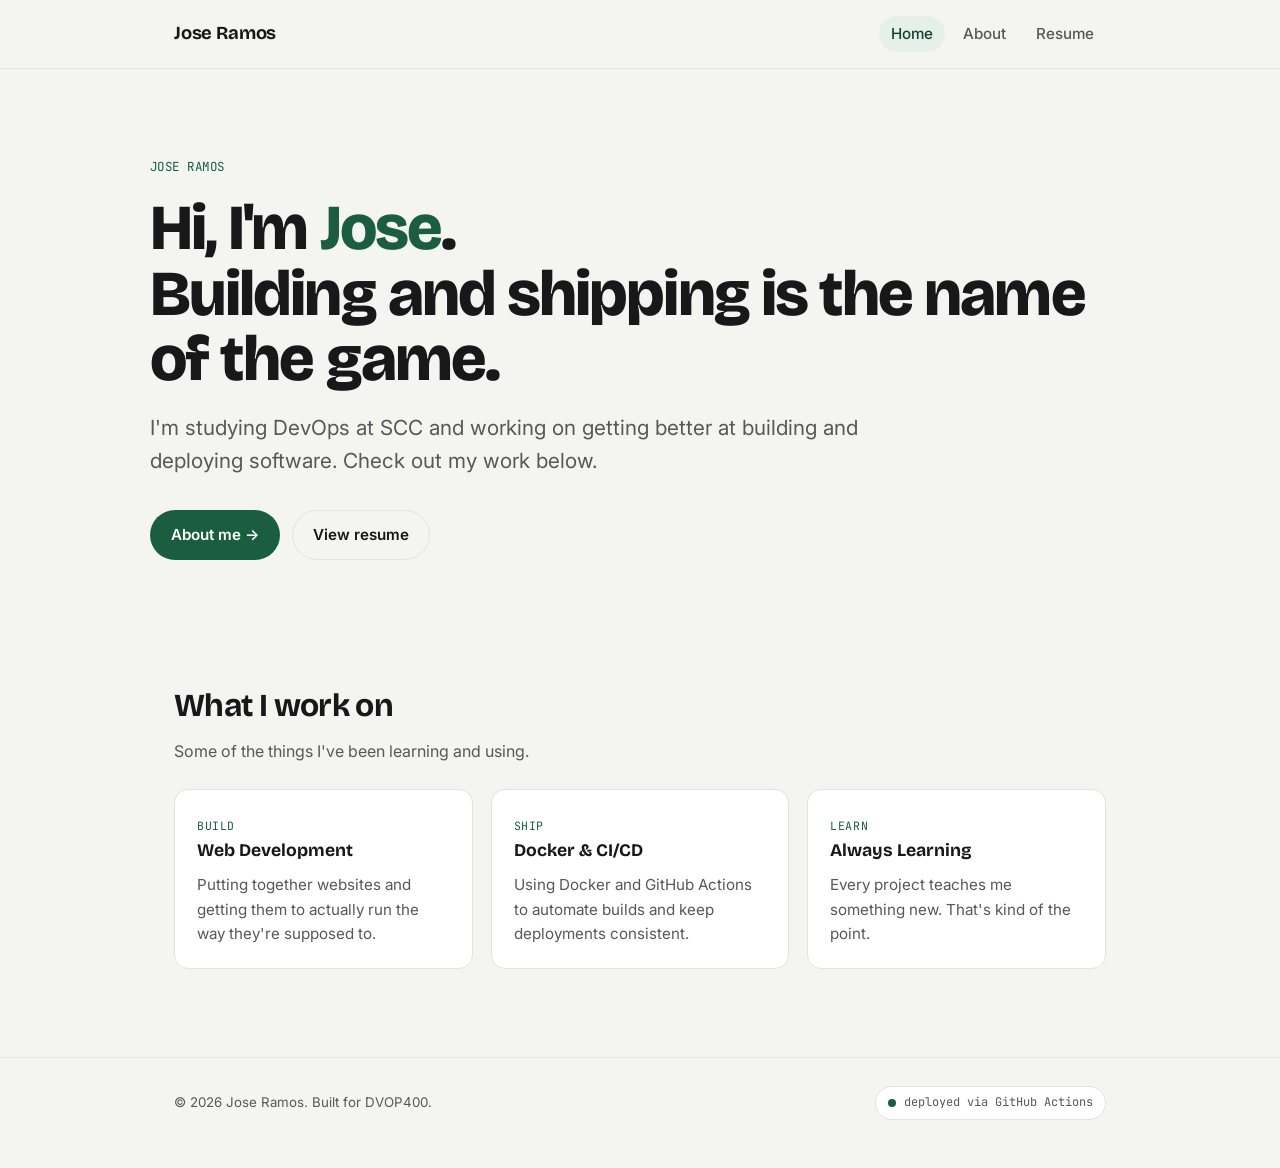
<file: index.html>
<!DOCTYPE html>
<html lang="en">
<head>
  <meta charset="UTF-8" />
  <meta name="viewport" content="width=device-width, initial-scale=1.0" />
  <title>Home — Jose Ramos</title>
  <meta name="description" content="Personal website of Jose Ramos." />
  <link rel="preconnect" href="https://fonts.googleapis.com" />
  <link rel="preconnect" href="https://fonts.gstatic.com" crossorigin />
  <link href="https://fonts.googleapis.com/css2?family=Bricolage+Grotesque:opsz,wght@12..96,600;12..96,700;12..96,800&family=Inter:wght@400;500;600&family=JetBrains+Mono:wght@400;500&display=swap" rel="stylesheet" />
  <link rel="stylesheet" href="css/styles.css" />
</head>
<body>
  <nav class="nav">
    <div class="nav-inner">
      <a class="brand" href="index.html">Jose&nbsp;Ramos</a>
      <div class="nav-links">
        <a href="index.html" class="active">Home</a>
        <a href="about.html">About</a>
        <a href="resume.html">Resume</a>
      </div>
    </div>
  </nav>

  <header class="hero wrap">
    <p class="eyebrow reveal">Jose Ramos</p>
    <h1 class="reveal d1">Hi, I'm <span class="accent">Jose</span>.<br />Building and shipping is the name of the game.</h1>
    <p class="lead reveal d2">
      I'm studying DevOps at SCC and working on getting better at building
      and deploying software. Check out my work below.
    </p>
    <div class="actions reveal d3">
      <a class="btn btn-primary" href="about.html">About me &rarr;</a>
      <a class="btn btn-ghost" href="resume.html">View resume</a>
    </div>
  </header>

  <main class="wrap">
    <section>
      <h2 class="section-title">What I work on</h2>
      <p class="section-sub">Some of the things I've been learning and using.</p>
      <div class="grid">
        <div class="card">
          <span class="tag">build</span>
          <h3>Web Development</h3>
          <p>Putting together websites and getting them to actually run the way they're supposed to.</p>
        </div>
        <div class="card">
          <span class="tag">ship</span>
          <h3>Docker &amp; CI/CD</h3>
          <p>Using Docker and GitHub Actions to automate builds and keep deployments consistent.</p>
        </div>
        <div class="card">
          <span class="tag">learn</span>
          <h3>Always Learning</h3>
          <p>Every project teaches me something new. That's kind of the point.</p>
        </div>
      </div>
    </section>
  </main>

  <footer class="footer">
    <div class="footer-inner">
      <small>&copy; 2026 Jose Ramos. Built for DVOP400.</small>
      <span class="deploy-badge"><span class="dot"></span> deployed via GitHub Actions</span>
    </div>
  </footer>
</body>
</html>
</file>
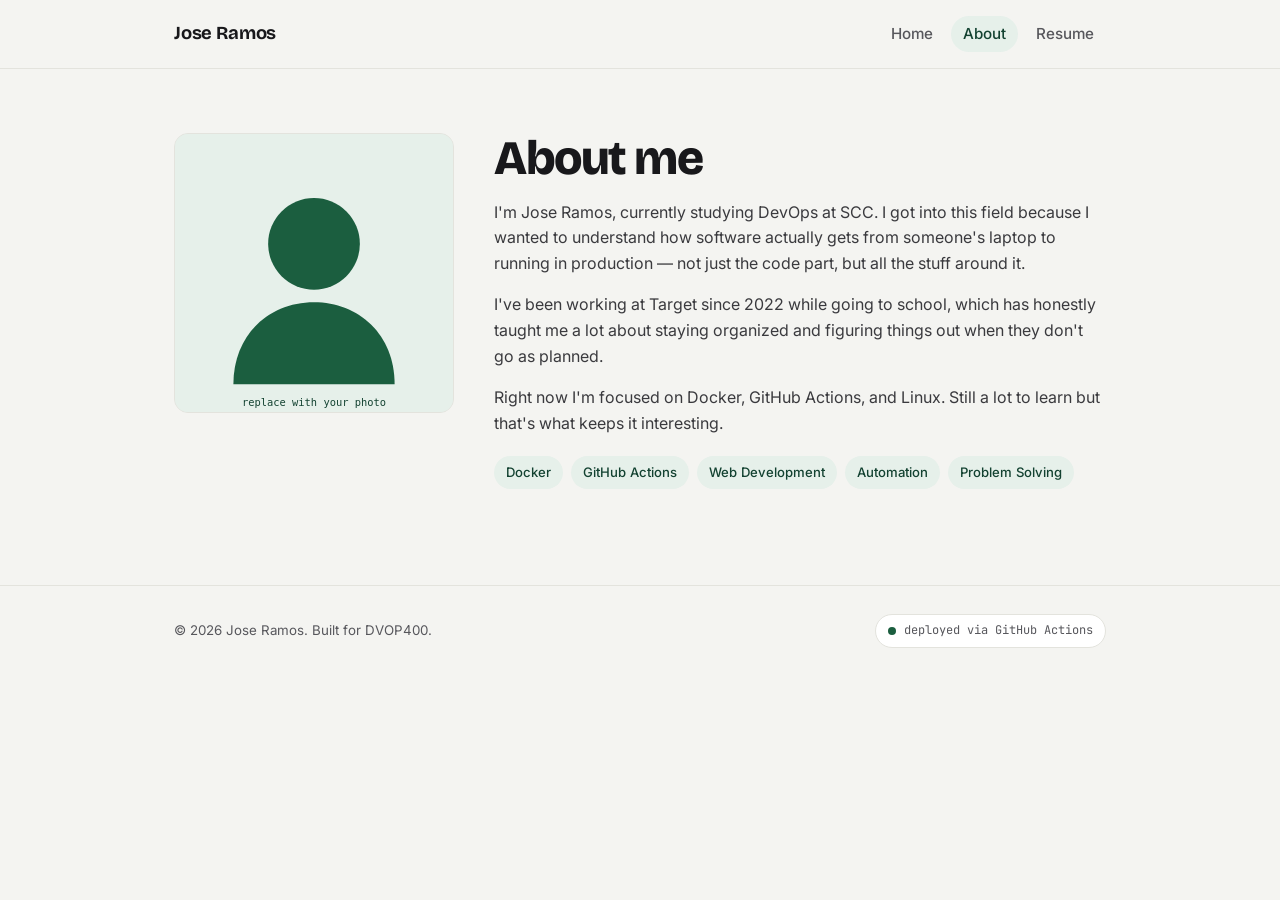
<file: about.html>
<!DOCTYPE html>
<html lang="en">
<head>
  <meta charset="UTF-8" />
  <meta name="viewport" content="width=device-width, initial-scale=1.0" />
  <title>About — Jose Ramos</title>
  <meta name="description" content="About Jose Ramos." />
  <link rel="preconnect" href="https://fonts.googleapis.com" />
  <link rel="preconnect" href="https://fonts.gstatic.com" crossorigin />
  <link href="https://fonts.googleapis.com/css2?family=Bricolage+Grotesque:opsz,wght@12..96,600;12..96,700;12..96,800&family=Inter:wght@400;500;600&family=JetBrains+Mono:wght@400;500&display=swap" rel="stylesheet" />
  <link rel="stylesheet" href="css/styles.css" />
</head>
<body>
  <nav class="nav">
    <div class="nav-inner">
      <a class="brand" href="index.html">Jose&nbsp;Ramos</a>
      <div class="nav-links">
        <a href="index.html">Home</a>
        <a href="about.html" class="active">About</a>
        <a href="resume.html">Resume</a>
      </div>
    </div>
  </nav>

  <main class="wrap">
    <section class="about">
      <img class="portrait reveal" src="images/profile.svg" alt="Photo of Jose Ramos" />

      <div class="about-body">
        <h1 class="reveal d1">About me</h1>
        <p class="reveal d2">
          I'm Jose Ramos, currently studying DevOps at SCC. I got into this
          field because I wanted to understand how software actually gets from
          someone's laptop to running in production — not just the code part,
          but all the stuff around it.
        </p>
        <p class="reveal d2">
          I've been working at Target since 2022 while going to school, which
          has honestly taught me a lot about staying organized and figuring
          things out when they don't go as planned.
        </p>
        <p class="reveal d2">
          Right now I'm focused on Docker, GitHub Actions, and Linux. Still a
          lot to learn but that's what keeps it interesting.
        </p>

        <div class="chips reveal d3">
          <span class="chip">Docker</span>
          <span class="chip">GitHub Actions</span>
          <span class="chip">Web Development</span>
          <span class="chip">Automation</span>
          <span class="chip">Problem Solving</span>
        </div>
      </div>
    </section>
  </main>

  <footer class="footer">
    <div class="footer-inner">
      <small>&copy; 2026 Jose Ramos. Built for DVOP400.</small>
      <span class="deploy-badge"><span class="dot"></span> deployed via GitHub Actions</span>
    </div>
  </footer>
</body>
</html>
</file>
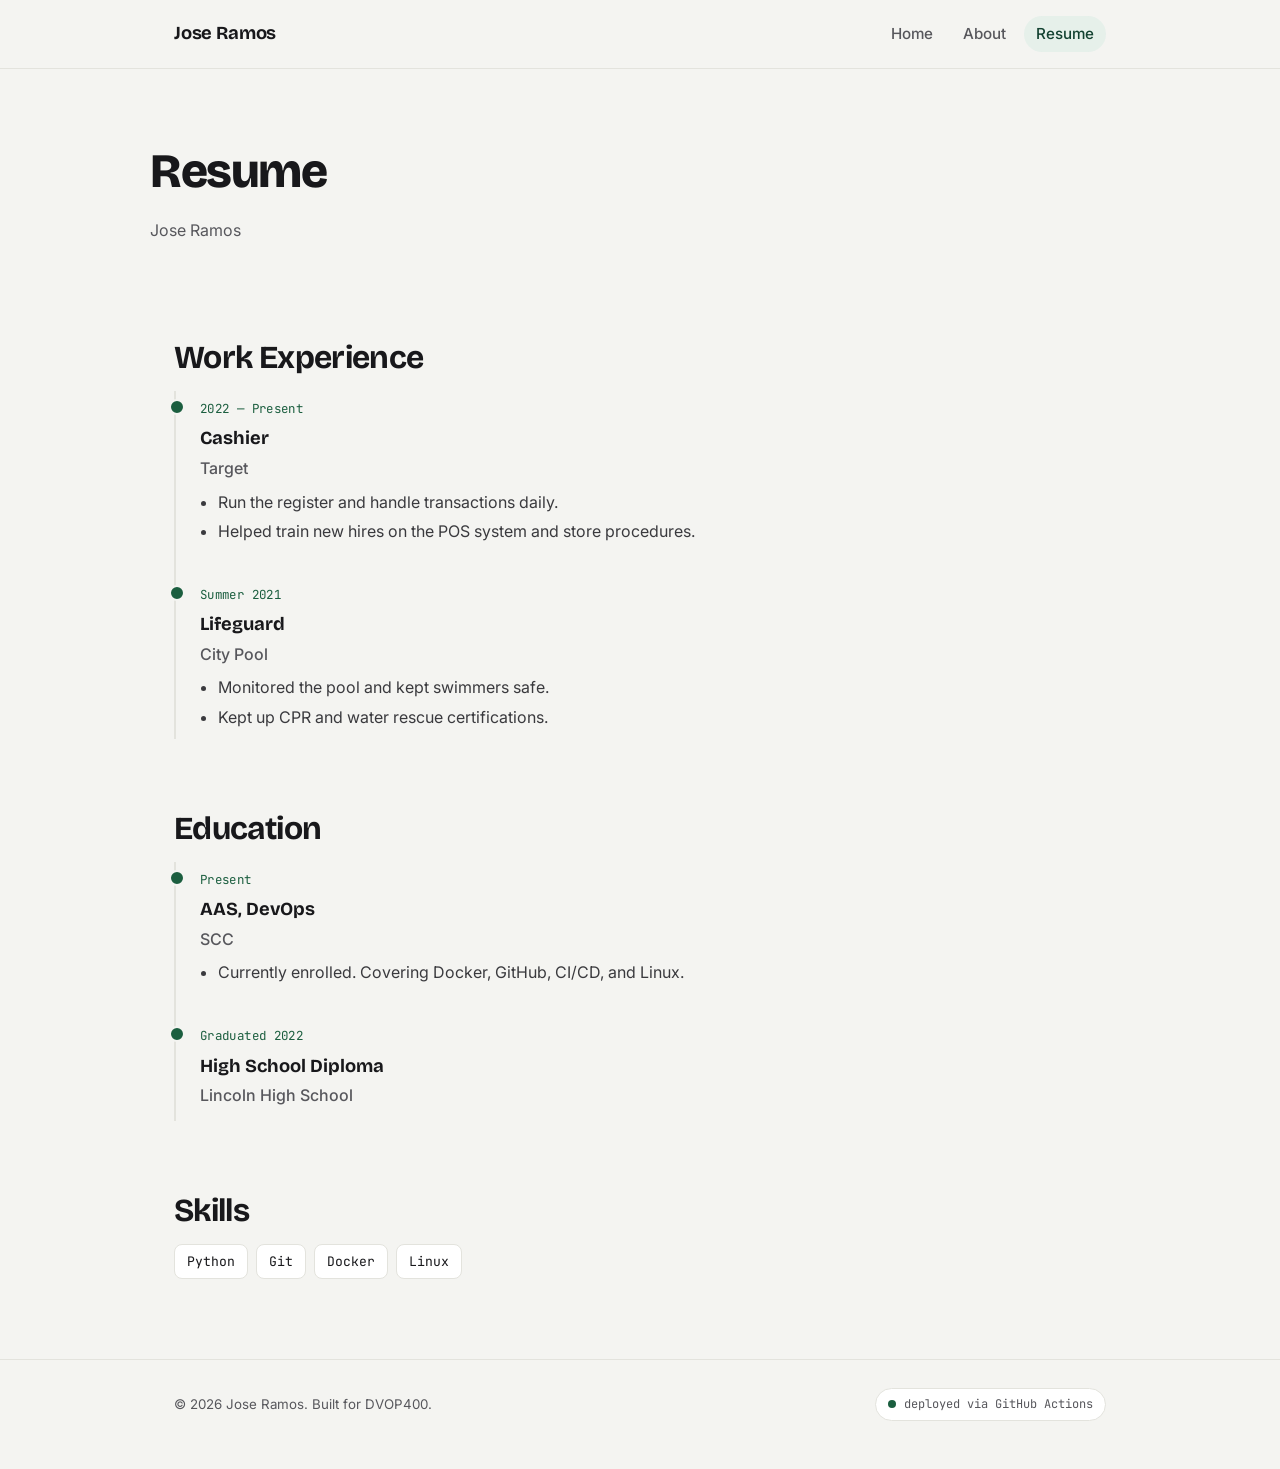
<file: resume.html>
<!DOCTYPE html>
<html lang="en">
<head>
  <meta charset="UTF-8" />
  <meta name="viewport" content="width=device-width, initial-scale=1.0" />
  <title>Resume — Jose Ramos</title>
  <meta name="description" content="Resume of Jose Ramos." />
  <link rel="preconnect" href="https://fonts.googleapis.com" />
  <link rel="preconnect" href="https://fonts.gstatic.com" crossorigin />
  <link href="https://fonts.googleapis.com/css2?family=Bricolage+Grotesque:opsz,wght@12..96,600;12..96,700;12..96,800&family=Inter:wght@400;500;600&family=JetBrains+Mono:wght@400;500&display=swap" rel="stylesheet" />
  <link rel="stylesheet" href="css/styles.css" />
</head>
<body>
  <nav class="nav">
    <div class="nav-inner">
      <a class="brand" href="index.html">Jose&nbsp;Ramos</a>
      <div class="nav-links">
        <a href="index.html">Home</a>
        <a href="about.html">About</a>
        <a href="resume.html" class="active">Resume</a>
      </div>
    </div>
  </nav>

  <header class="resume-head wrap">
    <h1 class="reveal">Resume</h1>
    <p class="section-sub reveal d1">Jose Ramos</p>
  </header>

  <main class="wrap">
    <section>
      <h2 class="section-title">Work Experience</h2>

      <div class="entry">
        <span class="when">2022 — Present</span>
        <h3>Cashier</h3>
        <p class="org">Target</p>
        <ul>
          <li>Run the register and handle transactions daily.</li>
          <li>Helped train new hires on the POS system and store procedures.</li>
        </ul>
      </div>

      <div class="entry">
        <span class="when">Summer 2021</span>
        <h3>Lifeguard</h3>
        <p class="org">City Pool</p>
        <ul>
          <li>Monitored the pool and kept swimmers safe.</li>
          <li>Kept up CPR and water rescue certifications.</li>
        </ul>
      </div>
    </section>

    <section>
      <h2 class="section-title">Education</h2>

      <div class="entry">
        <span class="when">Present</span>
        <h3>AAS, DevOps</h3>
        <p class="org">SCC</p>
        <ul>
          <li>Currently enrolled. Covering Docker, GitHub, CI/CD, and Linux.</li>
        </ul>
      </div>

      <div class="entry">
        <span class="when">Graduated 2022</span>
        <h3>High School Diploma</h3>
        <p class="org">Lincoln High School</p>
      </div>
    </section>

    <section>
      <h2 class="section-title">Skills</h2>
      <div class="skill-grid">
        <span class="skill">Python</span>
        <span class="skill">Git</span>
        <span class="skill">Docker</span>
        <span class="skill">Linux</span>
      </div>
    </section>
  </main>

  <footer class="footer">
    <div class="footer-inner">
      <small>&copy; 2026 Jose Ramos. Built for DVOP400.</small>
      <span class="deploy-badge"><span class="dot"></span> deployed via GitHub Actions</span>
    </div>
  </footer>
</body>
</html>
</file>
<file: css/styles.css>
/* =========================================================
   Personal site — shared styles
   Palette: warm neutral + deep forest accent
   Type: Bricolage Grotesque (display) / Inter (body) / JetBrains Mono (data)
   ========================================================= */

:root {
  --bg: #f4f4f1;
  --surface: #ffffff;
  --ink: #18181b;
  --muted: #57575c;
  --line: #e3e3dd;
  --accent: #1b5e3f;
  --accent-ink: #134231;
  --accent-soft: #e6f0ea;

  --display: "Bricolage Grotesque", "Segoe UI", system-ui, sans-serif;
  --body: "Inter", system-ui, -apple-system, "Segoe UI", sans-serif;
  --mono: "JetBrains Mono", ui-monospace, "SFMono-Regular", Menlo, monospace;

  --maxw: 980px;
  --radius: 14px;
}

* { box-sizing: border-box; }

html { scroll-behavior: smooth; }

body {
  margin: 0;
  font-family: var(--body);
  color: var(--ink);
  background: var(--bg);
  line-height: 1.6;
  -webkit-font-smoothing: antialiased;
}

a { color: var(--accent-ink); text-decoration: none; }
a:hover { text-decoration: underline; }

img { max-width: 100%; display: block; }

.wrap {
  max-width: var(--maxw);
  margin: 0 auto;
  padding: 0 24px;
}

/* ---------- Navigation ---------- */
.nav {
  position: sticky;
  top: 0;
  z-index: 10;
  background: rgba(244, 244, 241, 0.85);
  backdrop-filter: blur(8px);
  border-bottom: 1px solid var(--line);
}
.nav-inner {
  max-width: var(--maxw);
  margin: 0 auto;
  padding: 16px 24px;
  display: flex;
  align-items: center;
  justify-content: space-between;
  gap: 16px;
}
.brand {
  font-family: var(--display);
  font-weight: 700;
  font-size: 1.15rem;
  letter-spacing: -0.01em;
  color: var(--ink);
}
.brand:hover { text-decoration: none; }
.nav-links { display: flex; gap: 6px; }
.nav-links a {
  font-size: 0.95rem;
  font-weight: 500;
  color: var(--muted);
  padding: 6px 12px;
  border-radius: 999px;
  transition: background 0.15s ease, color 0.15s ease;
}
.nav-links a:hover { text-decoration: none; color: var(--ink); background: #ebebE5; }
.nav-links a.active { color: var(--accent-ink); background: var(--accent-soft); }

/* ---------- Hero ---------- */
.hero { padding: 88px 0 64px; }
.eyebrow {
  font-family: var(--mono);
  font-size: 0.78rem;
  letter-spacing: 0.04em;
  text-transform: uppercase;
  color: var(--accent);
  margin: 0 0 18px;
}
.hero h1 {
  font-family: var(--display);
  font-weight: 800;
  font-size: clamp(2.4rem, 6vw, 4rem);
  line-height: 1.02;
  letter-spacing: -0.03em;
  margin: 0 0 20px;
}
.hero h1 .accent { color: var(--accent); }
.lead {
  font-size: clamp(1.05rem, 2.2vw, 1.3rem);
  color: var(--muted);
  max-width: 60ch;
  margin: 0 0 32px;
}
.actions { display: flex; flex-wrap: wrap; gap: 12px; }

.btn {
  display: inline-flex;
  align-items: center;
  gap: 8px;
  font-family: var(--body);
  font-weight: 600;
  font-size: 0.95rem;
  padding: 12px 20px;
  border-radius: 999px;
  border: 1px solid transparent;
  cursor: pointer;
  transition: transform 0.12s ease, background 0.15s ease, border-color 0.15s ease;
}
.btn:hover { text-decoration: none; transform: translateY(-1px); }
.btn-primary { background: var(--accent); color: #fff; }
.btn-primary:hover { background: var(--accent-ink); }
.btn-ghost { background: transparent; color: var(--ink); border-color: var(--line); }
.btn-ghost:hover { border-color: var(--accent); color: var(--accent-ink); }

/* ---------- Sections ---------- */
section { padding: 8px 0; }
.section-title {
  font-family: var(--display);
  font-weight: 700;
  font-size: clamp(1.5rem, 3.5vw, 2rem);
  letter-spacing: -0.02em;
  margin: 48px 0 8px;
}
.section-sub { color: var(--muted); margin: 0 0 24px; }

/* ---------- Cards / grid ---------- */
.grid {
  display: grid;
  grid-template-columns: repeat(auto-fit, minmax(240px, 1fr));
  gap: 18px;
  margin: 24px 0 8px;
}
.card {
  background: var(--surface);
  border: 1px solid var(--line);
  border-radius: var(--radius);
  padding: 22px;
  transition: transform 0.15s ease, box-shadow 0.15s ease;
}
.card:hover {
  transform: translateY(-2px);
  box-shadow: 0 10px 30px -16px rgba(19, 66, 49, 0.35);
}
.card h3 {
  font-family: var(--display);
  font-weight: 700;
  font-size: 1.1rem;
  margin: 0 0 8px;
}
.card p { margin: 0; color: var(--muted); font-size: 0.95rem; }
.card .tag {
  font-family: var(--mono);
  font-size: 0.72rem;
  color: var(--accent);
  text-transform: uppercase;
  letter-spacing: 0.05em;
}

/* ---------- About ---------- */
.about {
  display: grid;
  grid-template-columns: 280px 1fr;
  gap: 40px;
  align-items: start;
  padding: 64px 0 24px;
}
.portrait {
  width: 100%;
  aspect-ratio: 1 / 1;
  border-radius: var(--radius);
  border: 1px solid var(--line);
  background: var(--accent-soft);
  object-fit: cover;
}
.about-body h1 {
  font-family: var(--display);
  font-weight: 800;
  font-size: clamp(2rem, 5vw, 3rem);
  letter-spacing: -0.03em;
  margin: 0 0 16px;
  line-height: 1.05;
}
.about-body p { color: #3a3a3e; margin: 0 0 16px; }
.chips { display: flex; flex-wrap: wrap; gap: 8px; margin-top: 20px; }
.chip {
  font-size: 0.82rem;
  font-weight: 500;
  padding: 6px 12px;
  border-radius: 999px;
  background: var(--accent-soft);
  color: var(--accent-ink);
}

/* ---------- Resume / timeline ---------- */
.resume-head { padding: 64px 0 8px; }
.resume-head h1 {
  font-family: var(--display);
  font-weight: 800;
  font-size: clamp(2rem, 5vw, 3rem);
  letter-spacing: -0.03em;
  margin: 0 0 8px;
}
.entry {
  border-left: 2px solid var(--line);
  padding: 4px 0 28px 24px;
  position: relative;
}
.entry::before {
  content: "";
  position: absolute;
  left: -7px;
  top: 8px;
  width: 12px;
  height: 12px;
  border-radius: 50%;
  background: var(--accent);
  border: 2px solid var(--bg);
}
.entry:last-child { padding-bottom: 4px; }
.entry .when {
  font-family: var(--mono);
  font-size: 0.78rem;
  color: var(--accent);
  letter-spacing: 0.03em;
}
.entry h3 {
  font-family: var(--display);
  font-weight: 700;
  font-size: 1.15rem;
  margin: 4px 0 2px;
}
.entry .org { color: var(--muted); font-weight: 500; margin: 0 0 8px; }
.entry ul { margin: 8px 0 0; padding-left: 18px; color: #3a3a3e; }
.entry li { margin-bottom: 4px; }

.skill-grid { display: flex; flex-wrap: wrap; gap: 8px; margin-top: 8px; }
.skill {
  font-family: var(--mono);
  font-size: 0.82rem;
  padding: 6px 12px;
  border: 1px solid var(--line);
  border-radius: 8px;
  background: var(--surface);
  color: var(--ink);
}

/* ---------- Footer (signature) ---------- */
.footer {
  margin-top: 72px;
  border-top: 1px solid var(--line);
  padding: 28px 0 48px;
}
.footer-inner {
  max-width: var(--maxw);
  margin: 0 auto;
  padding: 0 24px;
  display: flex;
  flex-wrap: wrap;
  align-items: center;
  justify-content: space-between;
  gap: 12px;
}
.footer small { color: var(--muted); }
.deploy-badge {
  font-family: var(--mono);
  font-size: 0.75rem;
  color: var(--muted);
  display: inline-flex;
  align-items: center;
  gap: 8px;
  padding: 6px 12px;
  border: 1px solid var(--line);
  border-radius: 999px;
  background: var(--surface);
}
.dot {
  width: 8px; height: 8px; border-radius: 50%;
  background: var(--accent);
  box-shadow: 0 0 0 0 rgba(27, 94, 63, 0.5);
  animation: pulse 2.4s infinite;
}
@keyframes pulse {
  0% { box-shadow: 0 0 0 0 rgba(27, 94, 63, 0.45); }
  70% { box-shadow: 0 0 0 7px rgba(27, 94, 63, 0); }
  100% { box-shadow: 0 0 0 0 rgba(27, 94, 63, 0); }
}

/* ---------- Entrance animation ---------- */
.reveal { opacity: 0; transform: translateY(12px); animation: rise 0.6s ease forwards; }
.reveal.d1 { animation-delay: 0.05s; }
.reveal.d2 { animation-delay: 0.12s; }
.reveal.d3 { animation-delay: 0.19s; }
@keyframes rise { to { opacity: 1; transform: translateY(0); } }

/* ---------- Focus visibility ---------- */
a:focus-visible, .btn:focus-visible {
  outline: 3px solid var(--accent);
  outline-offset: 2px;
  border-radius: 6px;
}

/* ---------- Responsive ---------- */
@media (max-width: 700px) {
  .about { grid-template-columns: 1fr; gap: 24px; }
  .portrait { max-width: 220px; }
  .nav-links a { padding: 6px 10px; font-size: 0.9rem; }
  .hero { padding: 56px 0 40px; }
}

@media (prefers-reduced-motion: reduce) {
  * { animation: none !important; transition: none !important; scroll-behavior: auto; }
  .reveal { opacity: 1; transform: none; }
}
</file>
